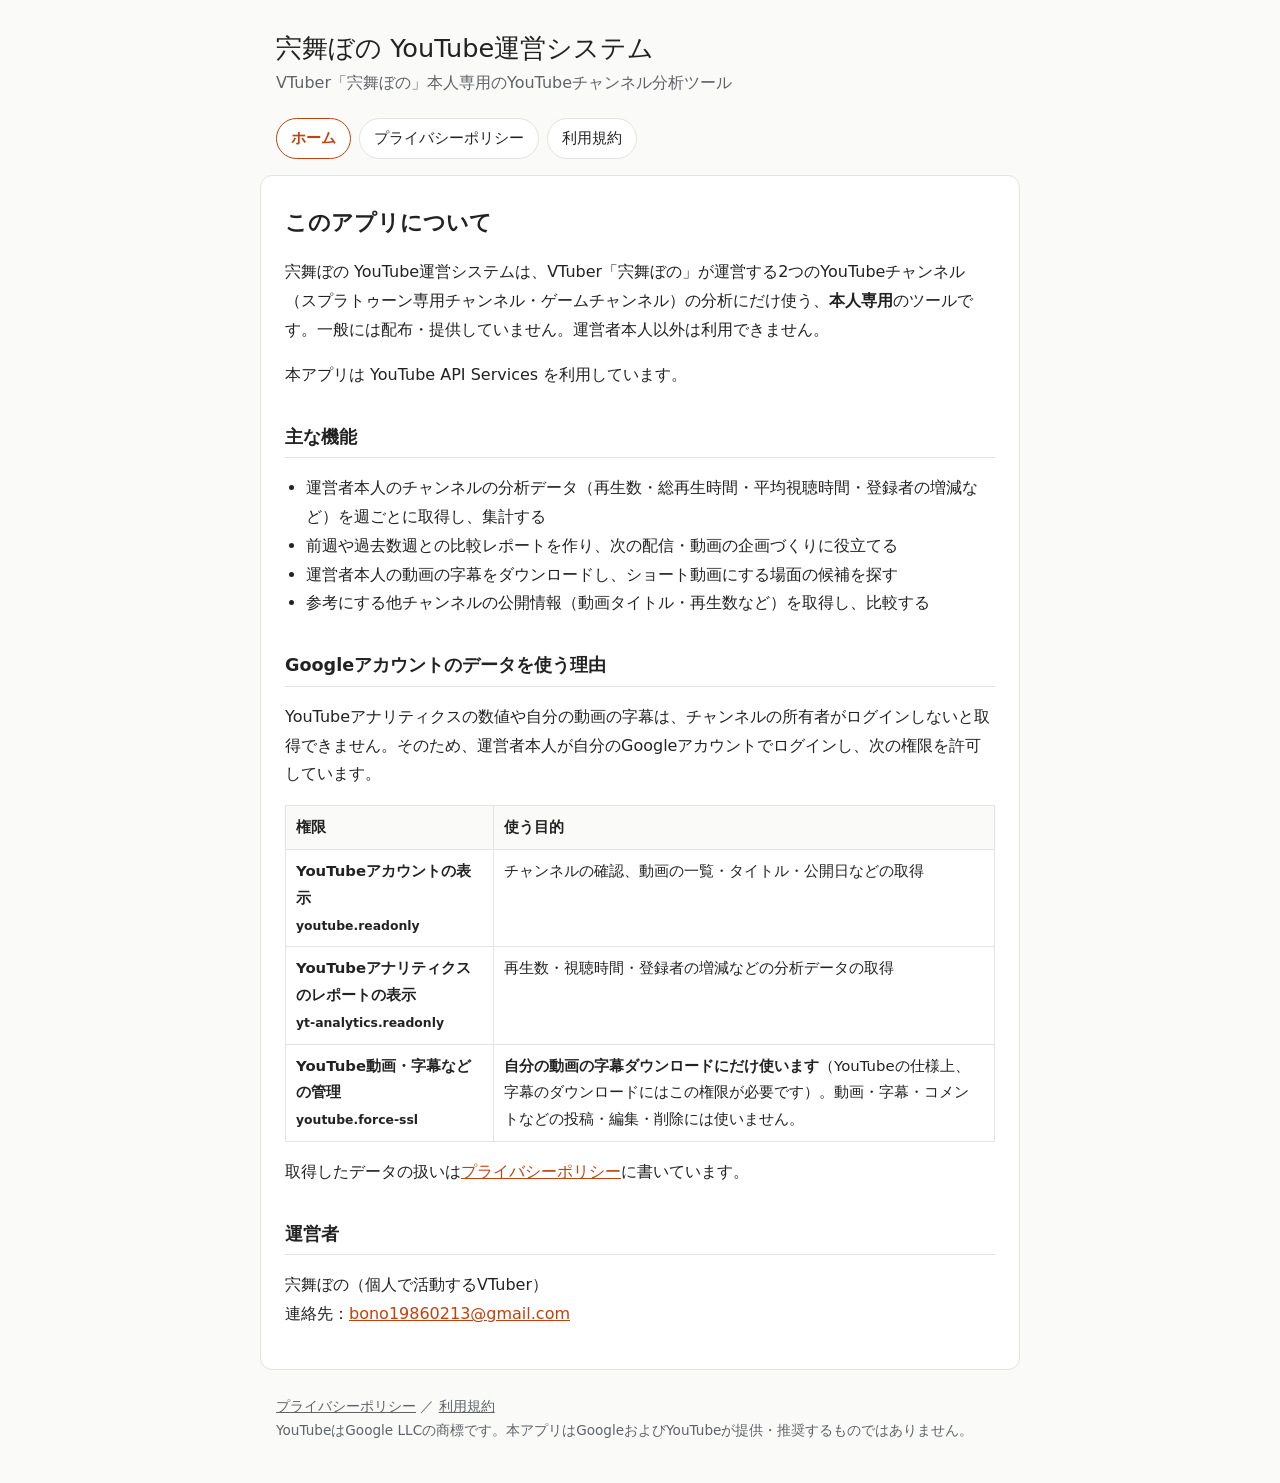
<file: index.html>
<!doctype html>
<html lang="ja">
<head>
<meta charset="utf-8">
<meta name="viewport" content="width=device-width, initial-scale=1">
<title>宍舞ぼの YouTube運営システム</title>
<meta name="description" content="宍舞ぼのが自分のYouTubeチャンネルの分析にだけ使う、本人専用のツールです。">
<link rel="stylesheet" href="style.css">
</head>
<body>
<header>
  <p class="app-name">宍舞ぼの YouTube運営システム</p>
  <p class="tagline">VTuber「宍舞ぼの」本人専用のYouTubeチャンネル分析ツール</p>
  <nav>
    <a href="./" aria-current="page">ホーム</a>
    <a href="privacy.html">プライバシーポリシー</a>
    <a href="terms.html">利用規約</a>
  </nav>
</header>

<main>
  <h1>このアプリについて</h1>
  <p>宍舞ぼの YouTube運営システムは、VTuber「宍舞ぼの」が運営する2つのYouTubeチャンネル（スプラトゥーン専用チャンネル・ゲームチャンネル）の分析にだけ使う、<strong>本人専用</strong>のツールです。一般には配布・提供していません。運営者本人以外は利用できません。</p>
  <p>本アプリは YouTube API Services を利用しています。</p>

  <h2>主な機能</h2>
  <ul>
    <li>運営者本人のチャンネルの分析データ（再生数・総再生時間・平均視聴時間・登録者の増減など）を週ごとに取得し、集計する</li>
    <li>前週や過去数週との比較レポートを作り、次の配信・動画の企画づくりに役立てる</li>
    <li>運営者本人の動画の字幕をダウンロードし、ショート動画にする場面の候補を探す</li>
    <li>参考にする他チャンネルの公開情報（動画タイトル・再生数など）を取得し、比較する</li>
  </ul>

  <h2>Googleアカウントのデータを使う理由</h2>
  <p>YouTubeアナリティクスの数値や自分の動画の字幕は、チャンネルの所有者がログインしないと取得できません。そのため、運営者本人が自分のGoogleアカウントでログインし、次の権限を許可しています。</p>
  <table>
    <tr><th>権限</th><th>使う目的</th></tr>
    <tr><td>YouTubeアカウントの表示<br><small>youtube.readonly</small></td><td>チャンネルの確認、動画の一覧・タイトル・公開日などの取得</td></tr>
    <tr><td>YouTubeアナリティクスのレポートの表示<br><small>yt-analytics.readonly</small></td><td>再生数・視聴時間・登録者の増減などの分析データの取得</td></tr>
    <tr><td>YouTube動画・字幕などの管理<br><small>youtube.force-ssl</small></td><td><strong>自分の動画の字幕ダウンロードにだけ使います</strong>（YouTubeの仕様上、字幕のダウンロードにはこの権限が必要です）。動画・字幕・コメントなどの投稿・編集・削除には使いません。</td></tr>
  </table>

  <p>取得したデータの扱いは<a href="privacy.html">プライバシーポリシー</a>に書いています。</p>

  <h2>運営者</h2>
  <p>宍舞ぼの（個人で活動するVTuber）<br>
  連絡先：<a href="mailto:bono19860213@gmail.com">bono19860213@gmail.com</a></p>
</main>

<footer>
  <a href="privacy.html">プライバシーポリシー</a> ／ <a href="terms.html">利用規約</a><br>
  YouTubeはGoogle LLCの商標です。本アプリはGoogleおよびYouTubeが提供・推奨するものではありません。
</footer>
</body>
</html>
</file>
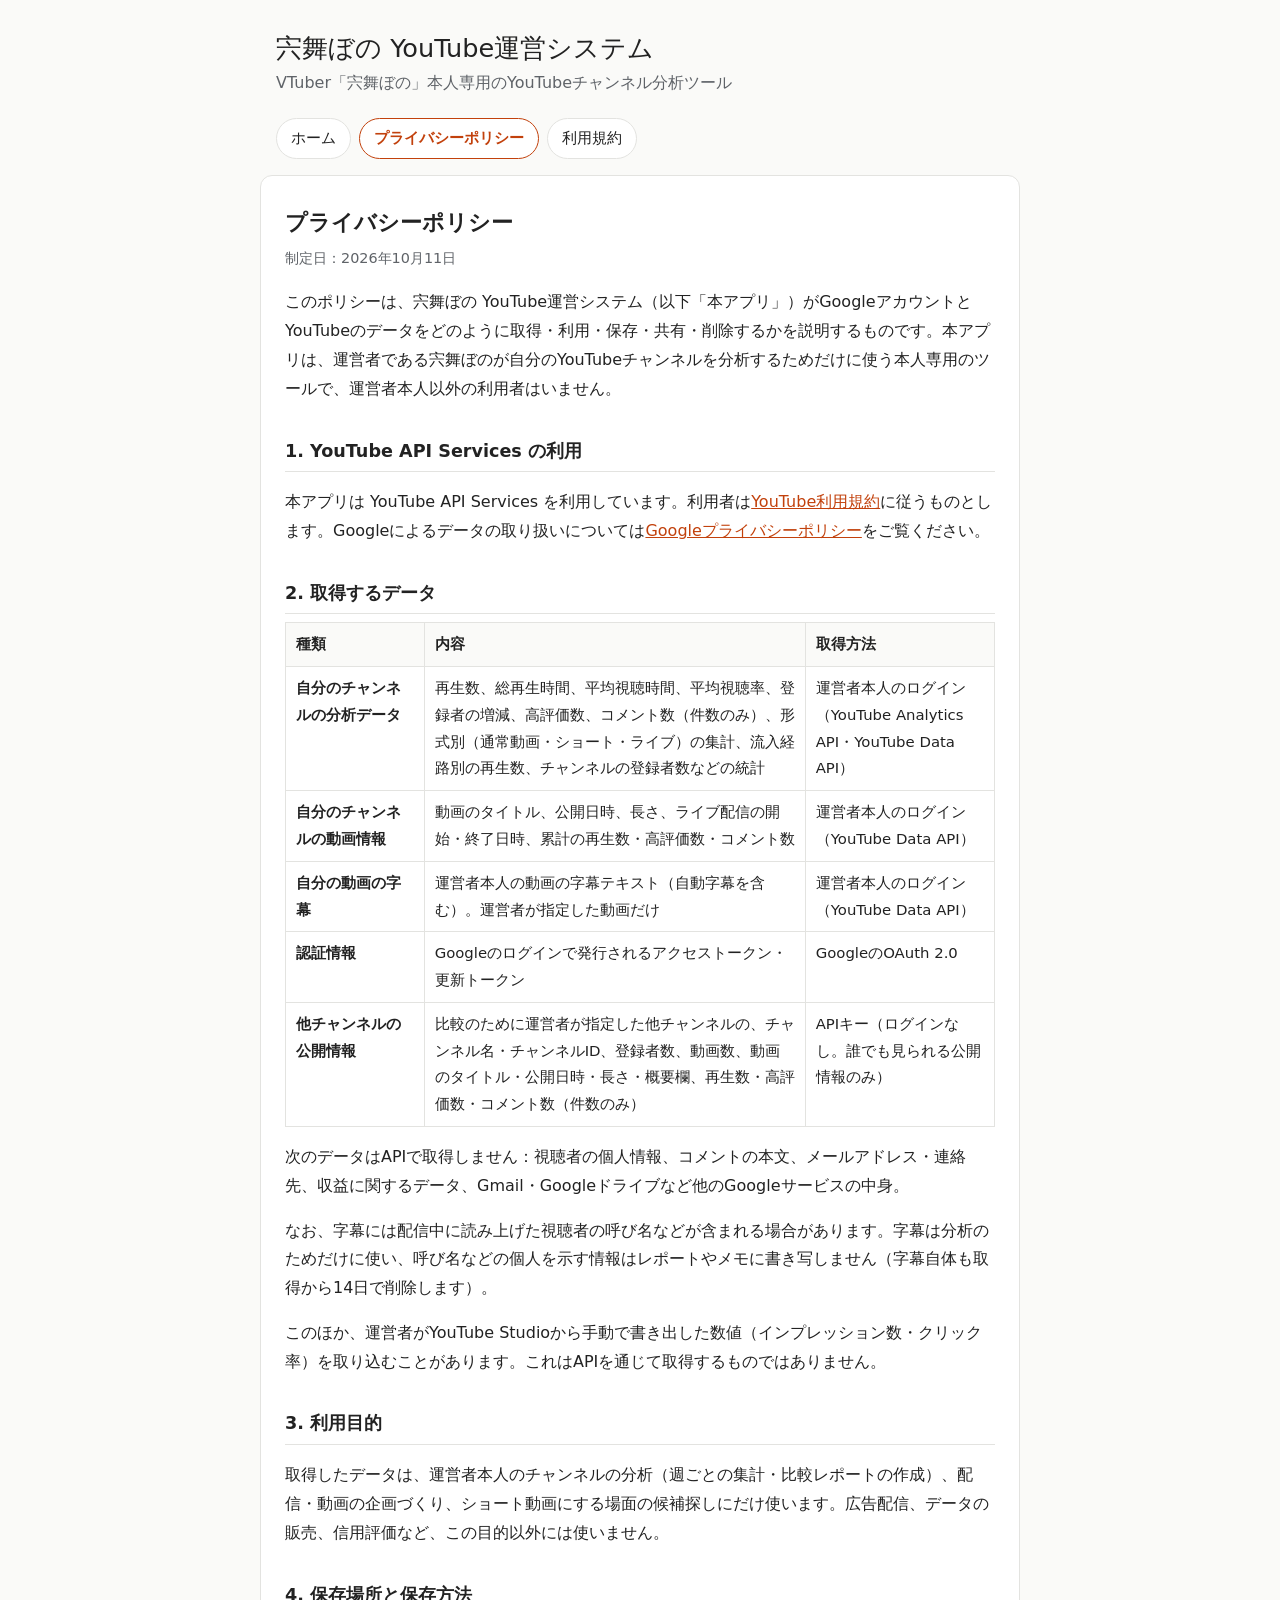
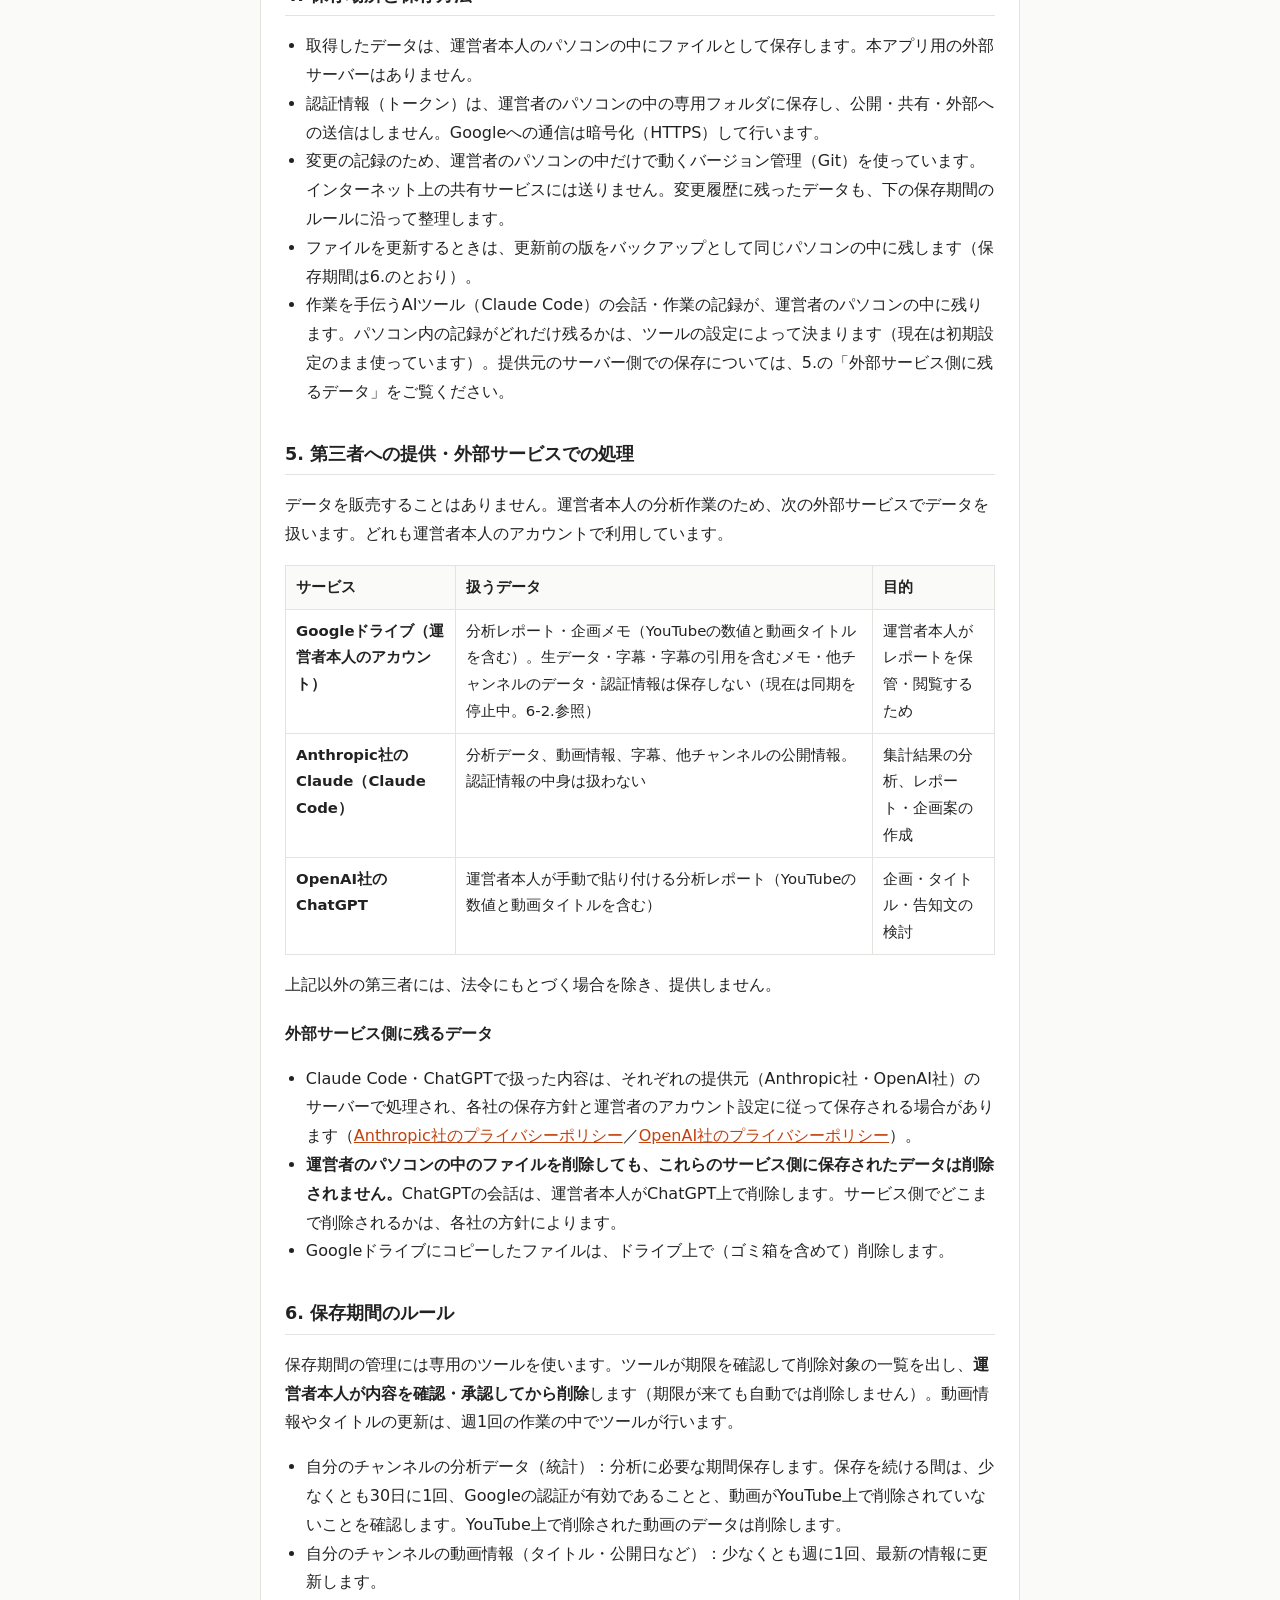
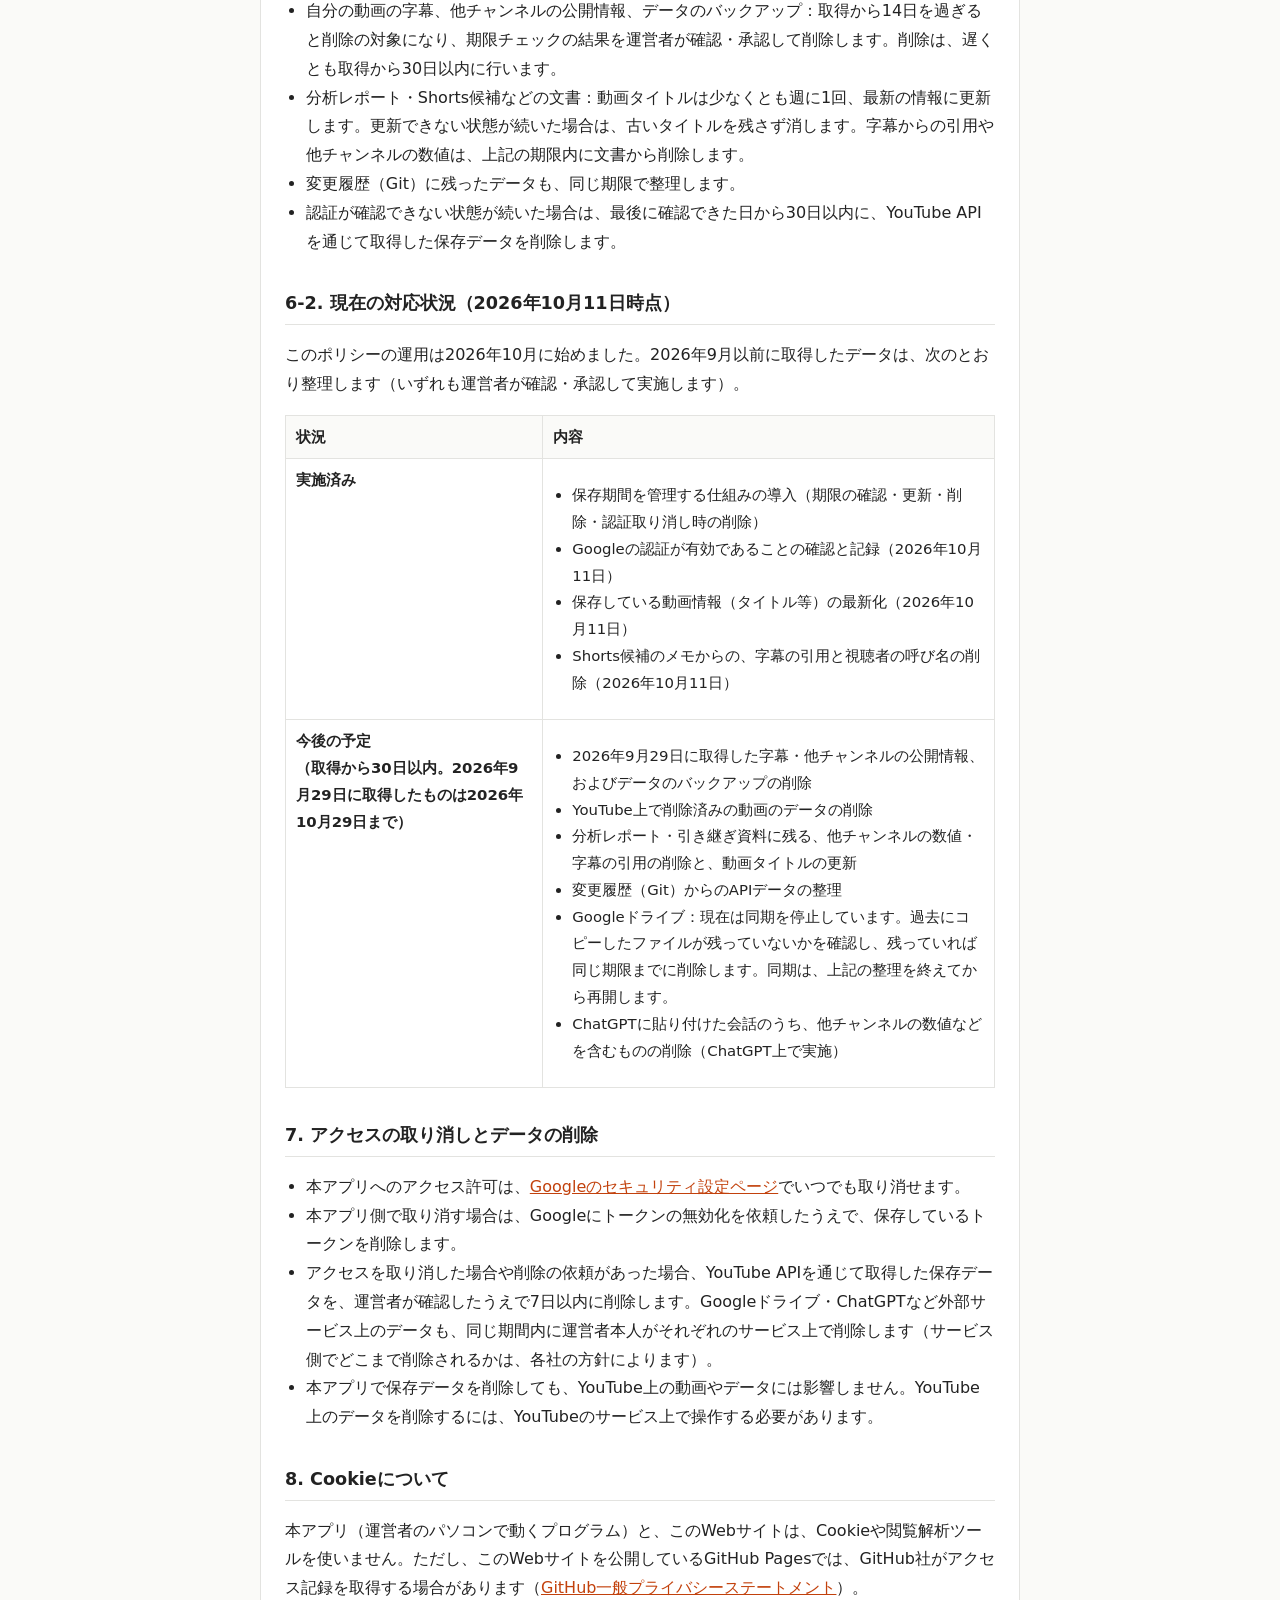
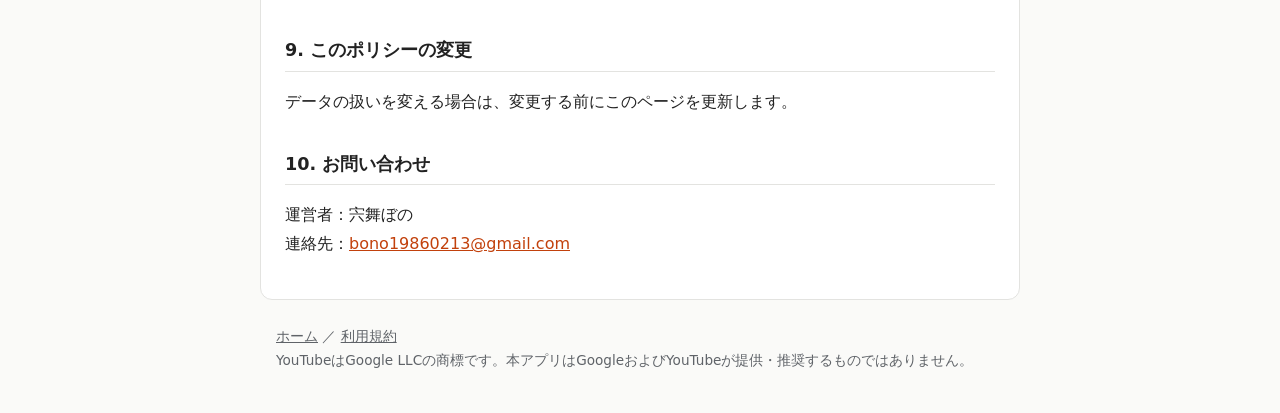
<file: privacy.html>
<!doctype html>
<html lang="ja">
<head>
<meta charset="utf-8">
<meta name="viewport" content="width=device-width, initial-scale=1">
<title>プライバシーポリシー｜宍舞ぼの YouTube運営システム</title>
<link rel="stylesheet" href="style.css">
</head>
<body>
<header>
  <p class="app-name">宍舞ぼの YouTube運営システム</p>
  <p class="tagline">VTuber「宍舞ぼの」本人専用のYouTubeチャンネル分析ツール</p>
  <nav>
    <a href="./">ホーム</a>
    <a href="privacy.html" aria-current="page">プライバシーポリシー</a>
    <a href="terms.html">利用規約</a>
  </nav>
</header>

<main>
  <h1>プライバシーポリシー</h1>
  <p class="meta">制定日：2026年10月11日</p>

  <p>このポリシーは、宍舞ぼの YouTube運営システム（以下「本アプリ」）がGoogleアカウントとYouTubeのデータをどのように取得・利用・保存・共有・削除するかを説明するものです。本アプリは、運営者である宍舞ぼのが自分のYouTubeチャンネルを分析するためだけに使う本人専用のツールで、運営者本人以外の利用者はいません。</p>

  <h2>1. YouTube API Services の利用</h2>
  <p>本アプリは YouTube API Services を利用しています。利用者は<a href="https://www.youtube.com/t/terms" rel="noopener">YouTube利用規約</a>に従うものとします。Googleによるデータの取り扱いについては<a href="https://policies.google.com/privacy" rel="noopener">Googleプライバシーポリシー</a>をご覧ください。</p>

  <h2>2. 取得するデータ</h2>
  <table>
    <tr><th>種類</th><th>内容</th><th>取得方法</th></tr>
    <tr><td>自分のチャンネルの分析データ</td><td>再生数、総再生時間、平均視聴時間、平均視聴率、登録者の増減、高評価数、コメント数（件数のみ）、形式別（通常動画・ショート・ライブ）の集計、流入経路別の再生数、チャンネルの登録者数などの統計</td><td>運営者本人のログイン（YouTube Analytics API・YouTube Data API）</td></tr>
    <tr><td>自分のチャンネルの動画情報</td><td>動画のタイトル、公開日時、長さ、ライブ配信の開始・終了日時、累計の再生数・高評価数・コメント数</td><td>運営者本人のログイン（YouTube Data API）</td></tr>
    <tr><td>自分の動画の字幕</td><td>運営者本人の動画の字幕テキスト（自動字幕を含む）。運営者が指定した動画だけ</td><td>運営者本人のログイン（YouTube Data API）</td></tr>
    <tr><td>認証情報</td><td>Googleのログインで発行されるアクセストークン・更新トークン</td><td>GoogleのOAuth 2.0</td></tr>
    <tr><td>他チャンネルの公開情報</td><td>比較のために運営者が指定した他チャンネルの、チャンネル名・チャンネルID、登録者数、動画数、動画のタイトル・公開日時・長さ・概要欄、再生数・高評価数・コメント数（件数のみ）</td><td>APIキー（ログインなし。誰でも見られる公開情報のみ）</td></tr>
  </table>
  <p>次のデータはAPIで取得しません：視聴者の個人情報、コメントの本文、メールアドレス・連絡先、収益に関するデータ、Gmail・Googleドライブなど他のGoogleサービスの中身。</p>
  <p>なお、字幕には配信中に読み上げた視聴者の呼び名などが含まれる場合があります。字幕は分析のためだけに使い、呼び名などの個人を示す情報はレポートやメモに書き写しません（字幕自体も取得から14日で削除します）。</p>
  <p>このほか、運営者がYouTube Studioから手動で書き出した数値（インプレッション数・クリック率）を取り込むことがあります。これはAPIを通じて取得するものではありません。</p>

  <h2>3. 利用目的</h2>
  <p>取得したデータは、運営者本人のチャンネルの分析（週ごとの集計・比較レポートの作成）、配信・動画の企画づくり、ショート動画にする場面の候補探しにだけ使います。広告配信、データの販売、信用評価など、この目的以外には使いません。</p>

  <h2>4. 保存場所と保存方法</h2>
  <ul>
    <li>取得したデータは、運営者本人のパソコンの中にファイルとして保存します。本アプリ用の外部サーバーはありません。</li>
    <li>認証情報（トークン）は、運営者のパソコンの中の専用フォルダに保存し、公開・共有・外部への送信はしません。Googleへの通信は暗号化（HTTPS）して行います。</li>
    <li>変更の記録のため、運営者のパソコンの中だけで動くバージョン管理（Git）を使っています。インターネット上の共有サービスには送りません。変更履歴に残ったデータも、下の保存期間のルールに沿って整理します。</li>
    <li>ファイルを更新するときは、更新前の版をバックアップとして同じパソコンの中に残します（保存期間は6.のとおり）。</li>
    <li>作業を手伝うAIツール（Claude Code）の会話・作業の記録が、運営者のパソコンの中に残ります。パソコン内の記録がどれだけ残るかは、ツールの設定によって決まります（現在は初期設定のまま使っています）。提供元のサーバー側での保存については、5.の「外部サービス側に残るデータ」をご覧ください。</li>
  </ul>

  <h2>5. 第三者への提供・外部サービスでの処理</h2>
  <p>データを販売することはありません。運営者本人の分析作業のため、次の外部サービスでデータを扱います。どれも運営者本人のアカウントで利用しています。</p>
  <table>
    <tr><th>サービス</th><th>扱うデータ</th><th>目的</th></tr>
    <tr><td>Googleドライブ（運営者本人のアカウント）</td><td>分析レポート・企画メモ（YouTubeの数値と動画タイトルを含む）。生データ・字幕・字幕の引用を含むメモ・他チャンネルのデータ・認証情報は保存しない（現在は同期を停止中。6-2.参照）</td><td>運営者本人がレポートを保管・閲覧するため</td></tr>
    <tr><td>Anthropic社のClaude（Claude Code）</td><td>分析データ、動画情報、字幕、他チャンネルの公開情報。認証情報の中身は扱わない</td><td>集計結果の分析、レポート・企画案の作成</td></tr>
    <tr><td>OpenAI社のChatGPT</td><td>運営者本人が手動で貼り付ける分析レポート（YouTubeの数値と動画タイトルを含む）</td><td>企画・タイトル・告知文の検討</td></tr>
  </table>
  <p>上記以外の第三者には、法令にもとづく場合を除き、提供しません。</p>

  <h3>外部サービス側に残るデータ</h3>
  <ul>
    <li>Claude Code・ChatGPTで扱った内容は、それぞれの提供元（Anthropic社・OpenAI社）のサーバーで処理され、各社の保存方針と運営者のアカウント設定に従って保存される場合があります（<a href="https://www.anthropic.com/legal/privacy" rel="noopener">Anthropic社のプライバシーポリシー</a>／<a href="https://openai.com/policies/row-privacy-policy/" rel="noopener">OpenAI社のプライバシーポリシー</a>）。</li>
    <li><strong>運営者のパソコンの中のファイルを削除しても、これらのサービス側に保存されたデータは削除されません。</strong>ChatGPTの会話は、運営者本人がChatGPT上で削除します。サービス側でどこまで削除されるかは、各社の方針によります。</li>
    <li>Googleドライブにコピーしたファイルは、ドライブ上で（ゴミ箱を含めて）削除します。</li>
  </ul>

  <h2>6. 保存期間のルール</h2>
  <p>保存期間の管理には専用のツールを使います。ツールが期限を確認して削除対象の一覧を出し、<strong>運営者本人が内容を確認・承認してから削除</strong>します（期限が来ても自動では削除しません）。動画情報やタイトルの更新は、週1回の作業の中でツールが行います。</p>
  <ul>
    <li>自分のチャンネルの分析データ（統計）：分析に必要な期間保存します。保存を続ける間は、少なくとも30日に1回、Googleの認証が有効であることと、動画がYouTube上で削除されていないことを確認します。YouTube上で削除された動画のデータは削除します。</li>
    <li>自分のチャンネルの動画情報（タイトル・公開日など）：少なくとも週に1回、最新の情報に更新します。</li>
    <li>自分の動画の字幕、他チャンネルの公開情報、データのバックアップ：取得から14日を過ぎると削除の対象になり、期限チェックの結果を運営者が確認・承認して削除します。削除は、遅くとも取得から30日以内に行います。</li>
    <li>分析レポート・Shorts候補などの文書：動画タイトルは少なくとも週に1回、最新の情報に更新します。更新できない状態が続いた場合は、古いタイトルを残さず消します。字幕からの引用や他チャンネルの数値は、上記の期限内に文書から削除します。</li>
    <li>変更履歴（Git）に残ったデータも、同じ期限で整理します。</li>
    <li>認証が確認できない状態が続いた場合は、最後に確認できた日から30日以内に、YouTube APIを通じて取得した保存データを削除します。</li>
  </ul>

  <h2>6-2. 現在の対応状況（2026年10月11日時点）</h2>
  <p>このポリシーの運用は2026年10月に始めました。2026年9月以前に取得したデータは、次のとおり整理します（いずれも運営者が確認・承認して実施します）。</p>
  <table>
    <tr><th>状況</th><th>内容</th></tr>
    <tr><td>実施済み</td><td>
      <ul>
        <li>保存期間を管理する仕組みの導入（期限の確認・更新・削除・認証取り消し時の削除）</li>
        <li>Googleの認証が有効であることの確認と記録（2026年10月11日）</li>
        <li>保存している動画情報（タイトル等）の最新化（2026年10月11日）</li>
        <li>Shorts候補のメモからの、字幕の引用と視聴者の呼び名の削除（2026年10月11日）</li>
      </ul></td></tr>
    <tr><td>今後の予定<br>（取得から30日以内。2026年9月29日に取得したものは2026年10月29日まで）</td><td>
      <ul>
        <li>2026年9月29日に取得した字幕・他チャンネルの公開情報、およびデータのバックアップの削除</li>
        <li>YouTube上で削除済みの動画のデータの削除</li>
        <li>分析レポート・引き継ぎ資料に残る、他チャンネルの数値・字幕の引用の削除と、動画タイトルの更新</li>
        <li>変更履歴（Git）からのAPIデータの整理</li>
        <li>Googleドライブ：現在は同期を停止しています。過去にコピーしたファイルが残っていないかを確認し、残っていれば同じ期限までに削除します。同期は、上記の整理を終えてから再開します。</li>
        <li>ChatGPTに貼り付けた会話のうち、他チャンネルの数値などを含むものの削除（ChatGPT上で実施）</li>
      </ul></td></tr>
  </table>

  <h2>7. アクセスの取り消しとデータの削除</h2>
  <ul>
    <li>本アプリへのアクセス許可は、<a href="https://security.google.com/settings/security/permissions" rel="noopener">Googleのセキュリティ設定ページ</a>でいつでも取り消せます。</li>
    <li>本アプリ側で取り消す場合は、Googleにトークンの無効化を依頼したうえで、保存しているトークンを削除します。</li>
    <li>アクセスを取り消した場合や削除の依頼があった場合、YouTube APIを通じて取得した保存データを、運営者が確認したうえで7日以内に削除します。Googleドライブ・ChatGPTなど外部サービス上のデータも、同じ期間内に運営者本人がそれぞれのサービス上で削除します（サービス側でどこまで削除されるかは、各社の方針によります）。</li>
    <li>本アプリで保存データを削除しても、YouTube上の動画やデータには影響しません。YouTube上のデータを削除するには、YouTubeのサービス上で操作する必要があります。</li>
  </ul>

  <h2>8. Cookieについて</h2>
  <p>本アプリ（運営者のパソコンで動くプログラム）と、このWebサイトは、Cookieや閲覧解析ツールを使いません。ただし、このWebサイトを公開しているGitHub Pagesでは、GitHub社がアクセス記録を取得する場合があります（<a href="https://docs.github.com/ja/site-policy/privacy-policies/github-general-privacy-statement" rel="noopener">GitHub一般プライバシーステートメント</a>）。</p>

  <h2>9. このポリシーの変更</h2>
  <p>データの扱いを変える場合は、変更する前にこのページを更新します。</p>

  <h2>10. お問い合わせ</h2>
  <p>運営者：宍舞ぼの<br>連絡先：<a href="mailto:bono19860213@gmail.com">bono19860213@gmail.com</a></p>
</main>

<footer>
  <a href="./">ホーム</a> ／ <a href="terms.html">利用規約</a><br>
  YouTubeはGoogle LLCの商標です。本アプリはGoogleおよびYouTubeが提供・推奨するものではありません。
</footer>
</body>
</html>
</file>
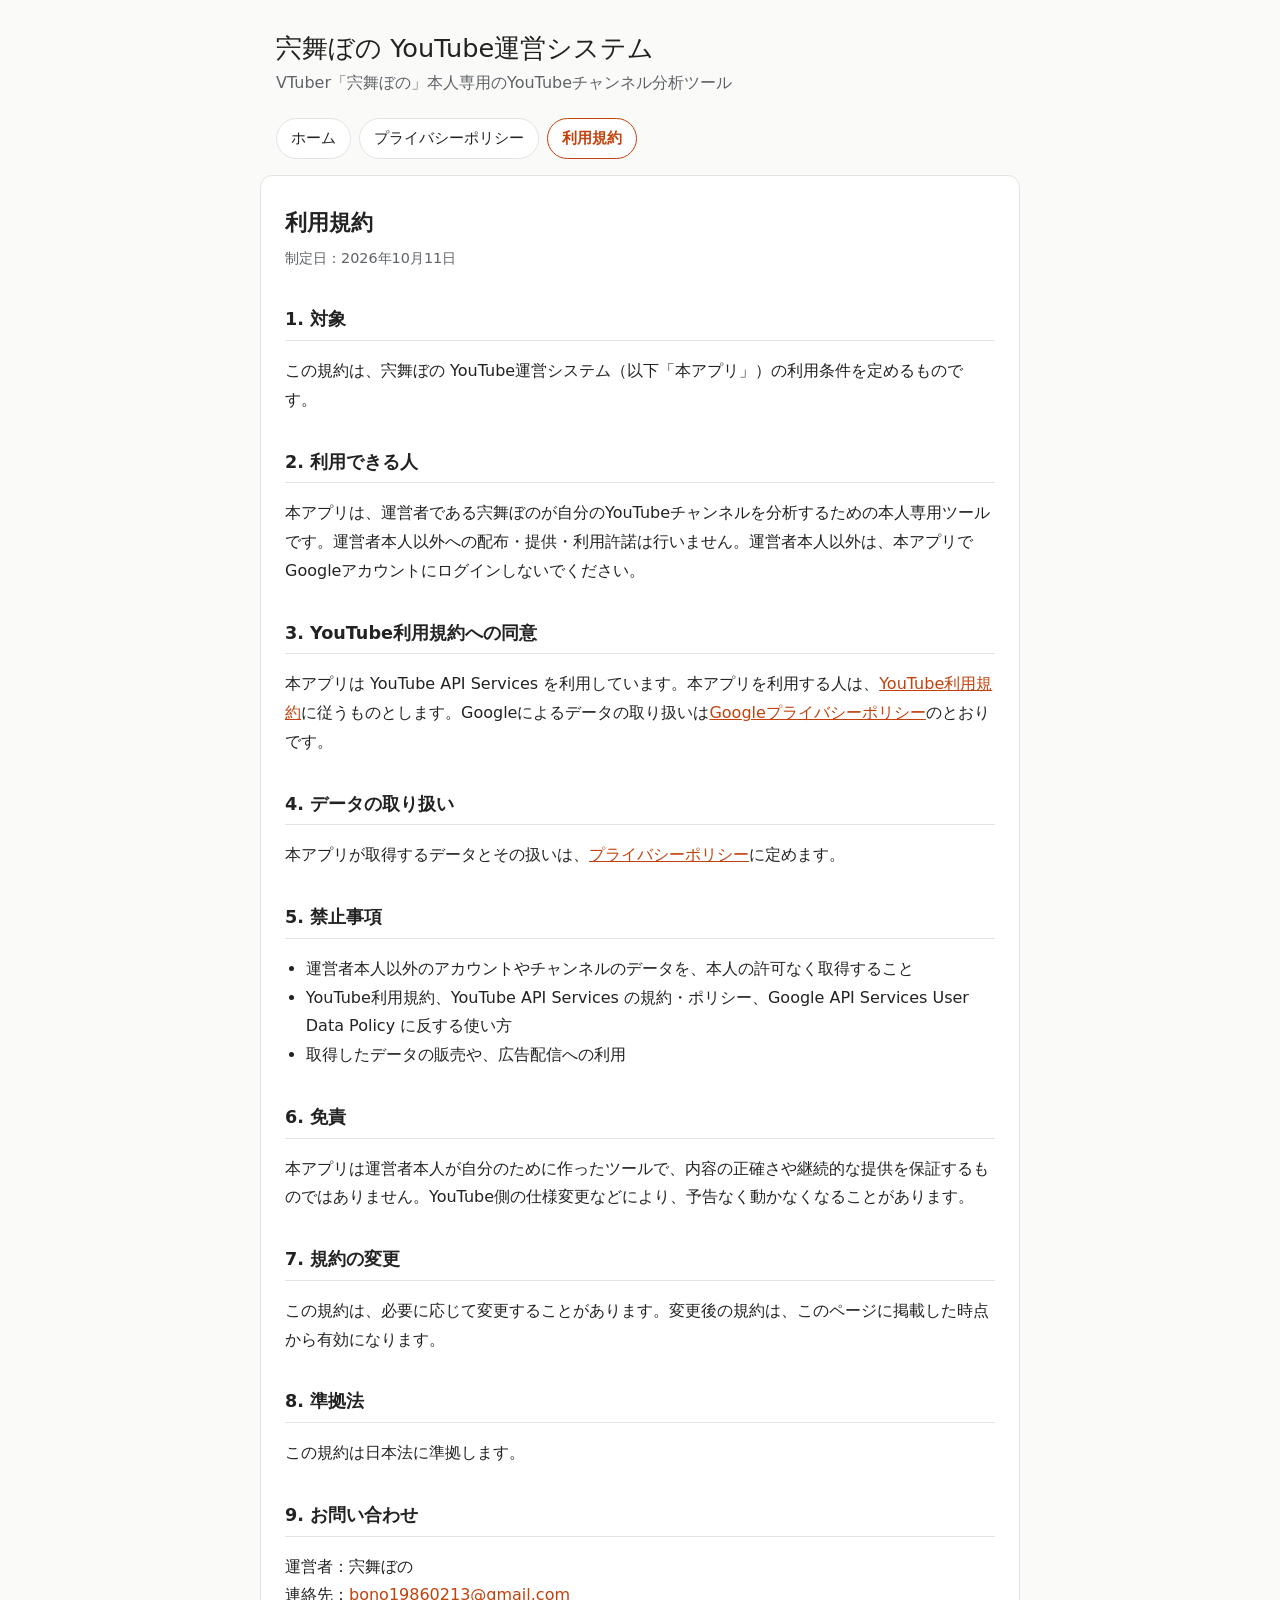
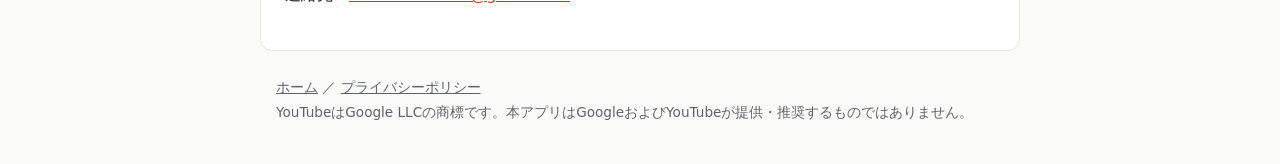
<file: terms.html>
<!doctype html>
<html lang="ja">
<head>
<meta charset="utf-8">
<meta name="viewport" content="width=device-width, initial-scale=1">
<title>利用規約｜宍舞ぼの YouTube運営システム</title>
<link rel="stylesheet" href="style.css">
</head>
<body>
<header>
  <p class="app-name">宍舞ぼの YouTube運営システム</p>
  <p class="tagline">VTuber「宍舞ぼの」本人専用のYouTubeチャンネル分析ツール</p>
  <nav>
    <a href="./">ホーム</a>
    <a href="privacy.html">プライバシーポリシー</a>
    <a href="terms.html" aria-current="page">利用規約</a>
  </nav>
</header>

<main>
  <h1>利用規約</h1>
  <p class="meta">制定日：2026年10月11日</p>

  <h2>1. 対象</h2>
  <p>この規約は、宍舞ぼの YouTube運営システム（以下「本アプリ」）の利用条件を定めるものです。</p>

  <h2>2. 利用できる人</h2>
  <p>本アプリは、運営者である宍舞ぼのが自分のYouTubeチャンネルを分析するための本人専用ツールです。運営者本人以外への配布・提供・利用許諾は行いません。運営者本人以外は、本アプリでGoogleアカウントにログインしないでください。</p>

  <h2>3. YouTube利用規約への同意</h2>
  <p>本アプリは YouTube API Services を利用しています。本アプリを利用する人は、<a href="https://www.youtube.com/t/terms" rel="noopener">YouTube利用規約</a>に従うものとします。Googleによるデータの取り扱いは<a href="https://policies.google.com/privacy" rel="noopener">Googleプライバシーポリシー</a>のとおりです。</p>

  <h2>4. データの取り扱い</h2>
  <p>本アプリが取得するデータとその扱いは、<a href="privacy.html">プライバシーポリシー</a>に定めます。</p>

  <h2>5. 禁止事項</h2>
  <ul>
    <li>運営者本人以外のアカウントやチャンネルのデータを、本人の許可なく取得すること</li>
    <li>YouTube利用規約、YouTube API Services の規約・ポリシー、Google API Services User Data Policy に反する使い方</li>
    <li>取得したデータの販売や、広告配信への利用</li>
  </ul>

  <h2>6. 免責</h2>
  <p>本アプリは運営者本人が自分のために作ったツールで、内容の正確さや継続的な提供を保証するものではありません。YouTube側の仕様変更などにより、予告なく動かなくなることがあります。</p>

  <h2>7. 規約の変更</h2>
  <p>この規約は、必要に応じて変更することがあります。変更後の規約は、このページに掲載した時点から有効になります。</p>

  <h2>8. 準拠法</h2>
  <p>この規約は日本法に準拠します。</p>

  <h2>9. お問い合わせ</h2>
  <p>運営者：宍舞ぼの<br>連絡先：<a href="mailto:bono19860213@gmail.com">bono19860213@gmail.com</a></p>
</main>

<footer>
  <a href="./">ホーム</a> ／ <a href="privacy.html">プライバシーポリシー</a><br>
  YouTubeはGoogle LLCの商標です。本アプリはGoogleおよびYouTubeが提供・推奨するものではありません。
</footer>
</body>
</html>
</file>
<file: style.css>
:root {
  --bg: #fafaf8;
  --surface: #ffffff;
  --text: #222222;
  --muted: #5f6368;
  --line: #e3e3e0;
  --accent: #c2410c;
  --note-bg: #fff7ed;
}
@media (prefers-color-scheme: dark) {
  :root {
    --bg: #17181a;
    --surface: #1f2023;
    --text: #e8e8e6;
    --muted: #a0a4a8;
    --line: #34363a;
    --accent: #fb923c;
    --note-bg: #2a2118;
  }
}
* { box-sizing: border-box; }
html { -webkit-text-size-adjust: 100%; }
body {
  margin: 0;
  background: var(--bg);
  color: var(--text);
  font-family: system-ui, -apple-system, "Hiragino Sans", "Yu Gothic UI", "Meiryo", sans-serif;
  line-height: 1.8;
  font-size: 16px;
}
header, main, footer { max-width: 760px; margin: 0 auto; padding: 0 16px; }
header { padding-top: 32px; }
.app-name { margin: 0; font-size: 1.6rem; line-height: 1.3; }
.tagline { margin: 4px 0 0; color: var(--muted); }
nav { margin: 20px 0 8px; display: flex; flex-wrap: wrap; gap: 8px; }
nav a {
  padding: 6px 14px; border: 1px solid var(--line); border-radius: 999px;
  color: var(--text); text-decoration: none; font-size: 0.92rem; background: var(--surface);
}
nav a[aria-current="page"] { border-color: var(--accent); color: var(--accent); font-weight: 600; }
main {
  background: var(--surface); border: 1px solid var(--line); border-radius: 12px;
  padding: 8px 24px 24px; margin-top: 16px;
}
h1 { font-size: 1.35rem; margin: 20px 0 4px; }
h3 { font-size: 1rem; margin: 20px 0 6px; }
h2 { font-size: 1.1rem; margin: 32px 0 8px; padding-bottom: 4px; border-bottom: 1px solid var(--line); }
p, li { overflow-wrap: anywhere; }
a { color: var(--accent); }
ul { padding-left: 1.3em; }
.meta { color: var(--muted); font-size: 0.9rem; margin: 0; }
.note { background: var(--note-bg); border-radius: 8px; padding: 12px 16px; margin: 16px 0; }
table { width: 100%; border-collapse: collapse; font-size: 0.93rem; display: block; overflow-x: auto; }
th, td { border: 1px solid var(--line); padding: 8px 10px; text-align: left; vertical-align: top; }
th { background: var(--bg); white-space: nowrap; }
td:first-child { min-width: 7.5em; font-weight: 600; }
footer { color: var(--muted); font-size: 0.85rem; padding-top: 24px; padding-bottom: 40px; }
footer a { color: var(--muted); }
@media (max-width: 480px) {
  main { padding: 4px 16px 20px; border-radius: 10px; }
  .app-name { font-size: 1.35rem; }
}
</file>
